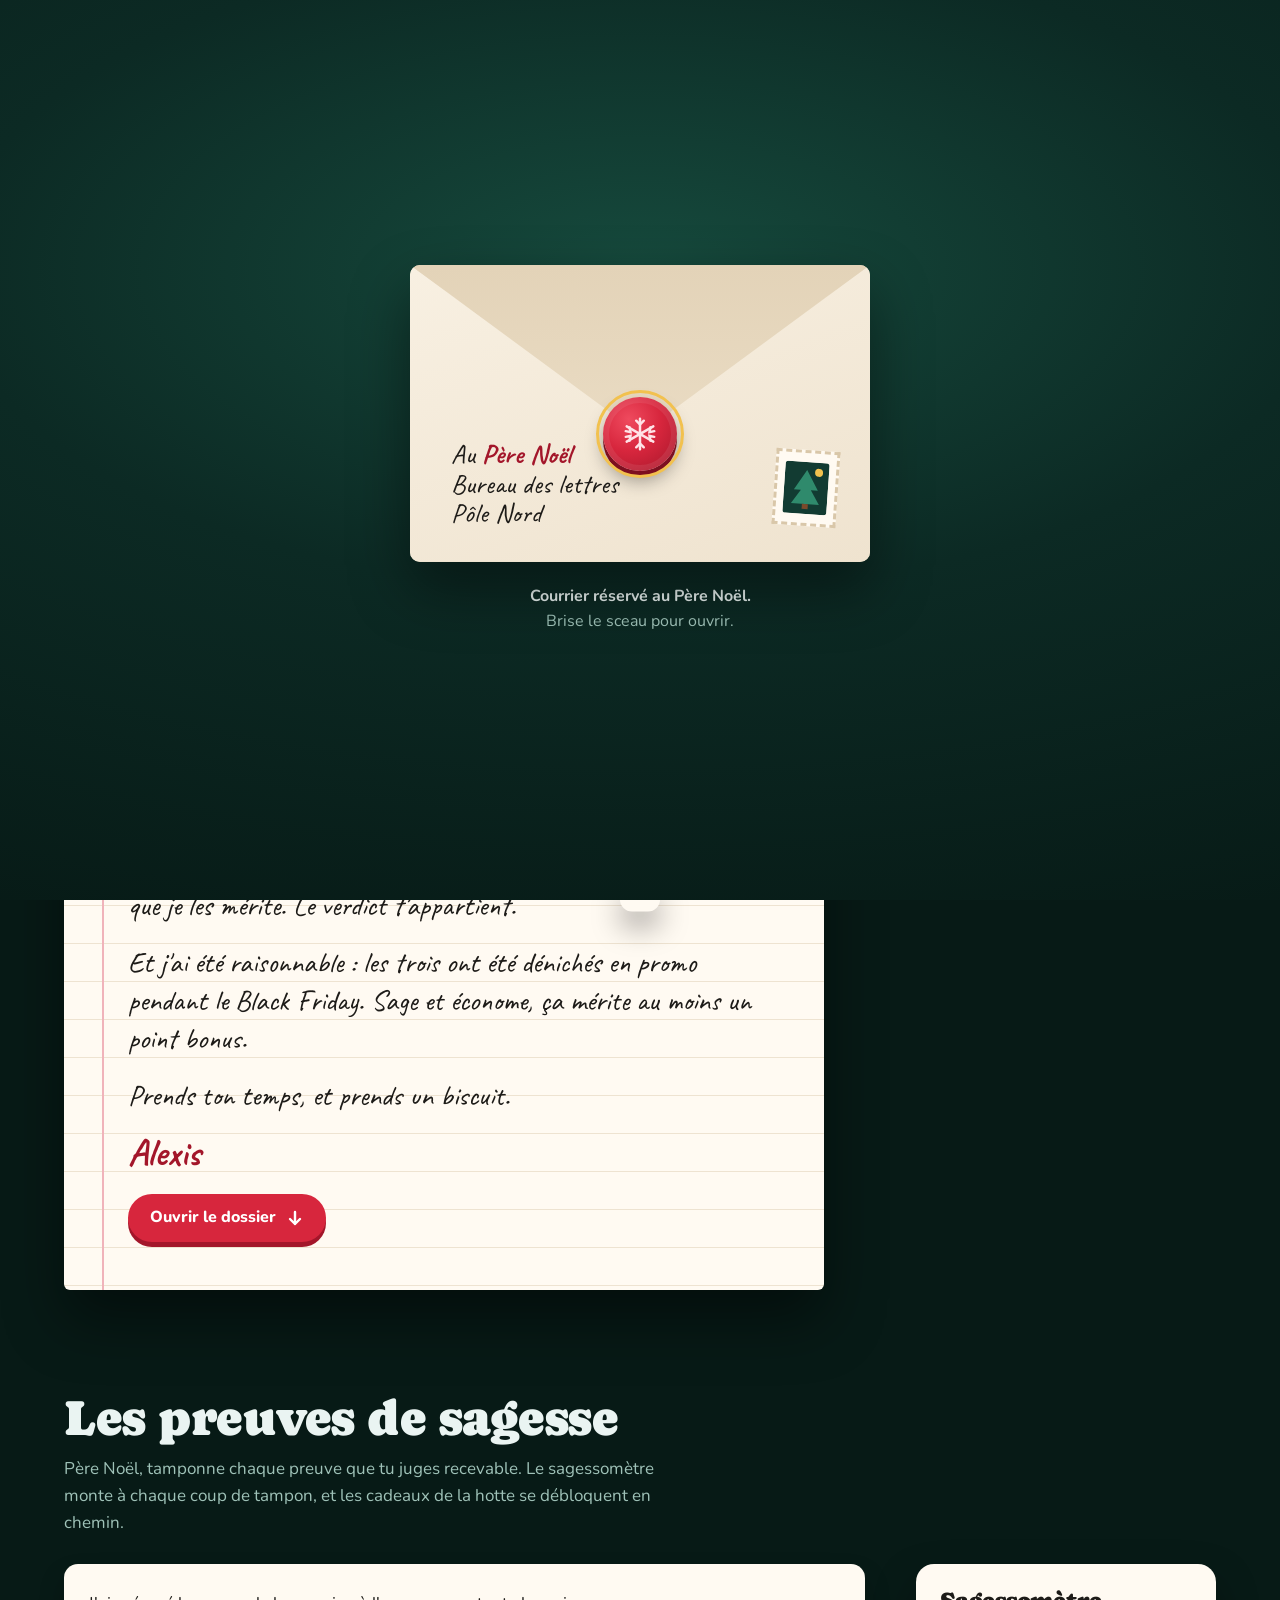
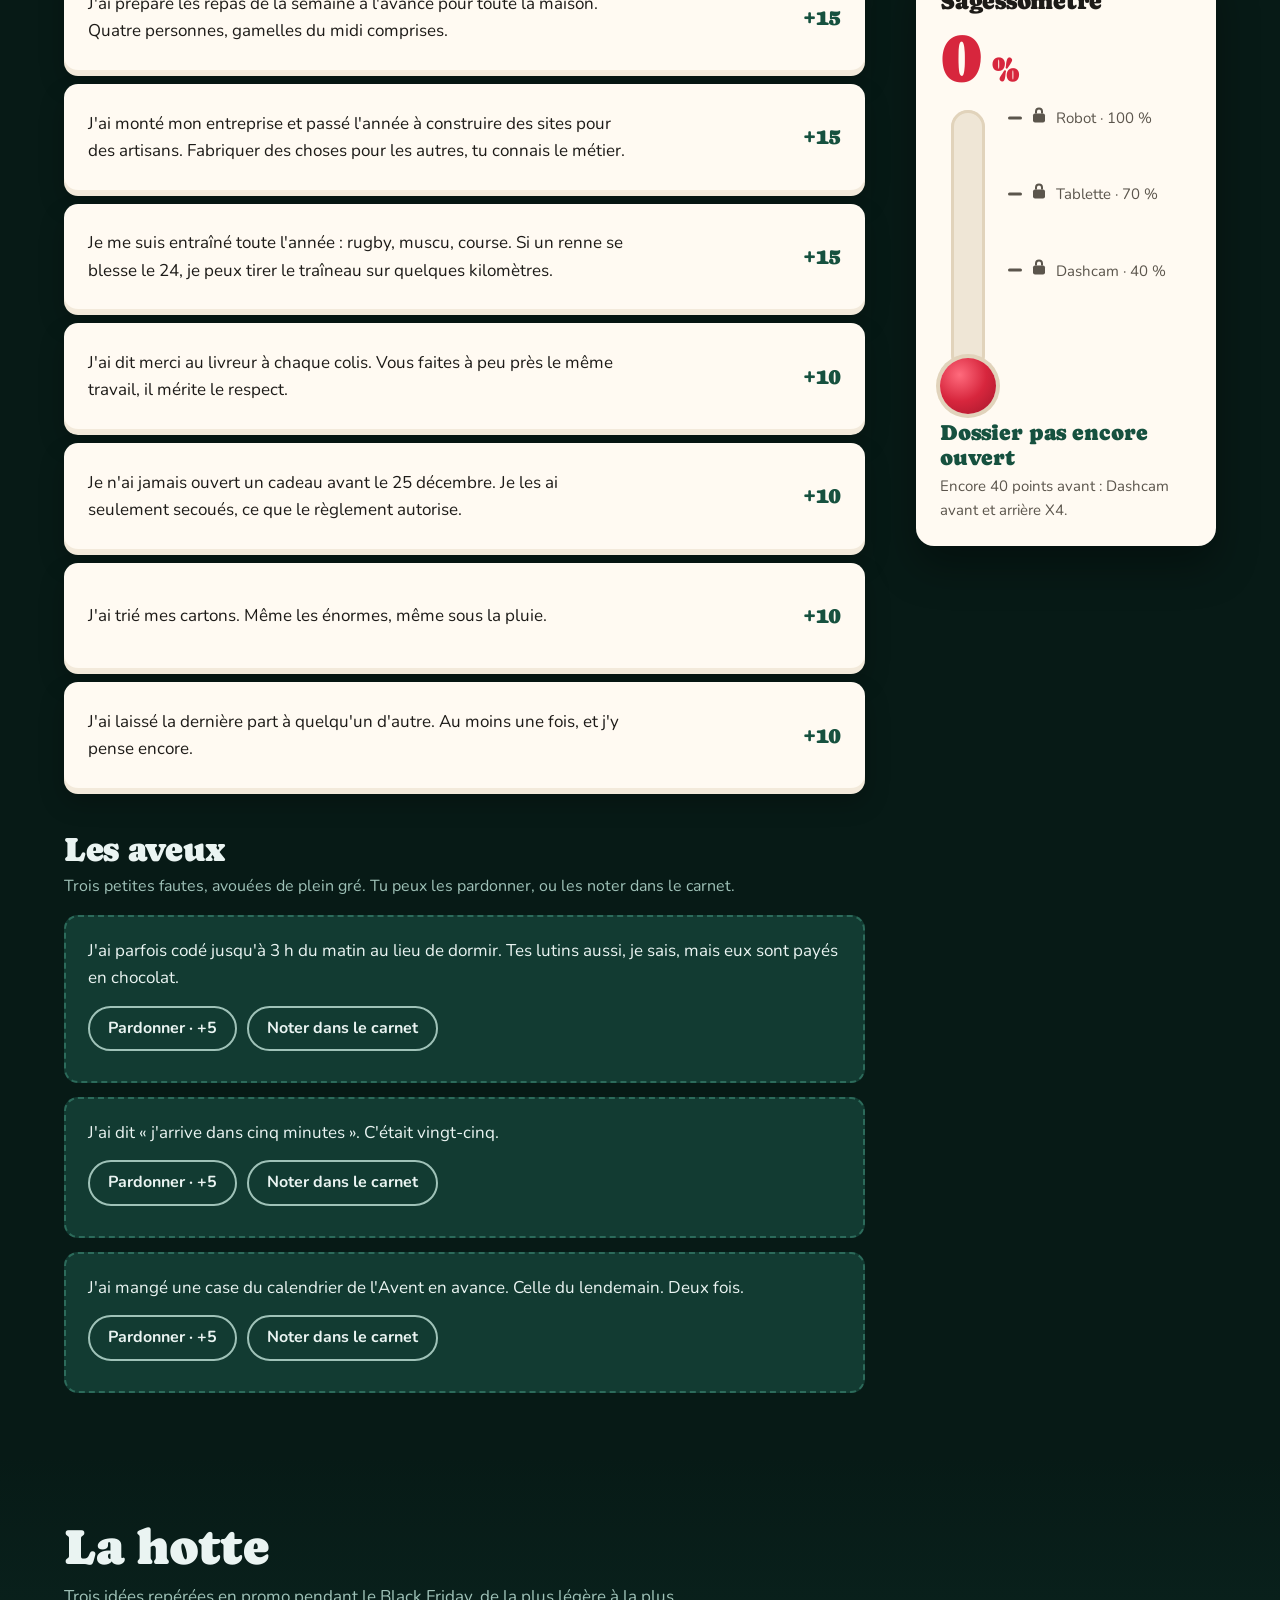
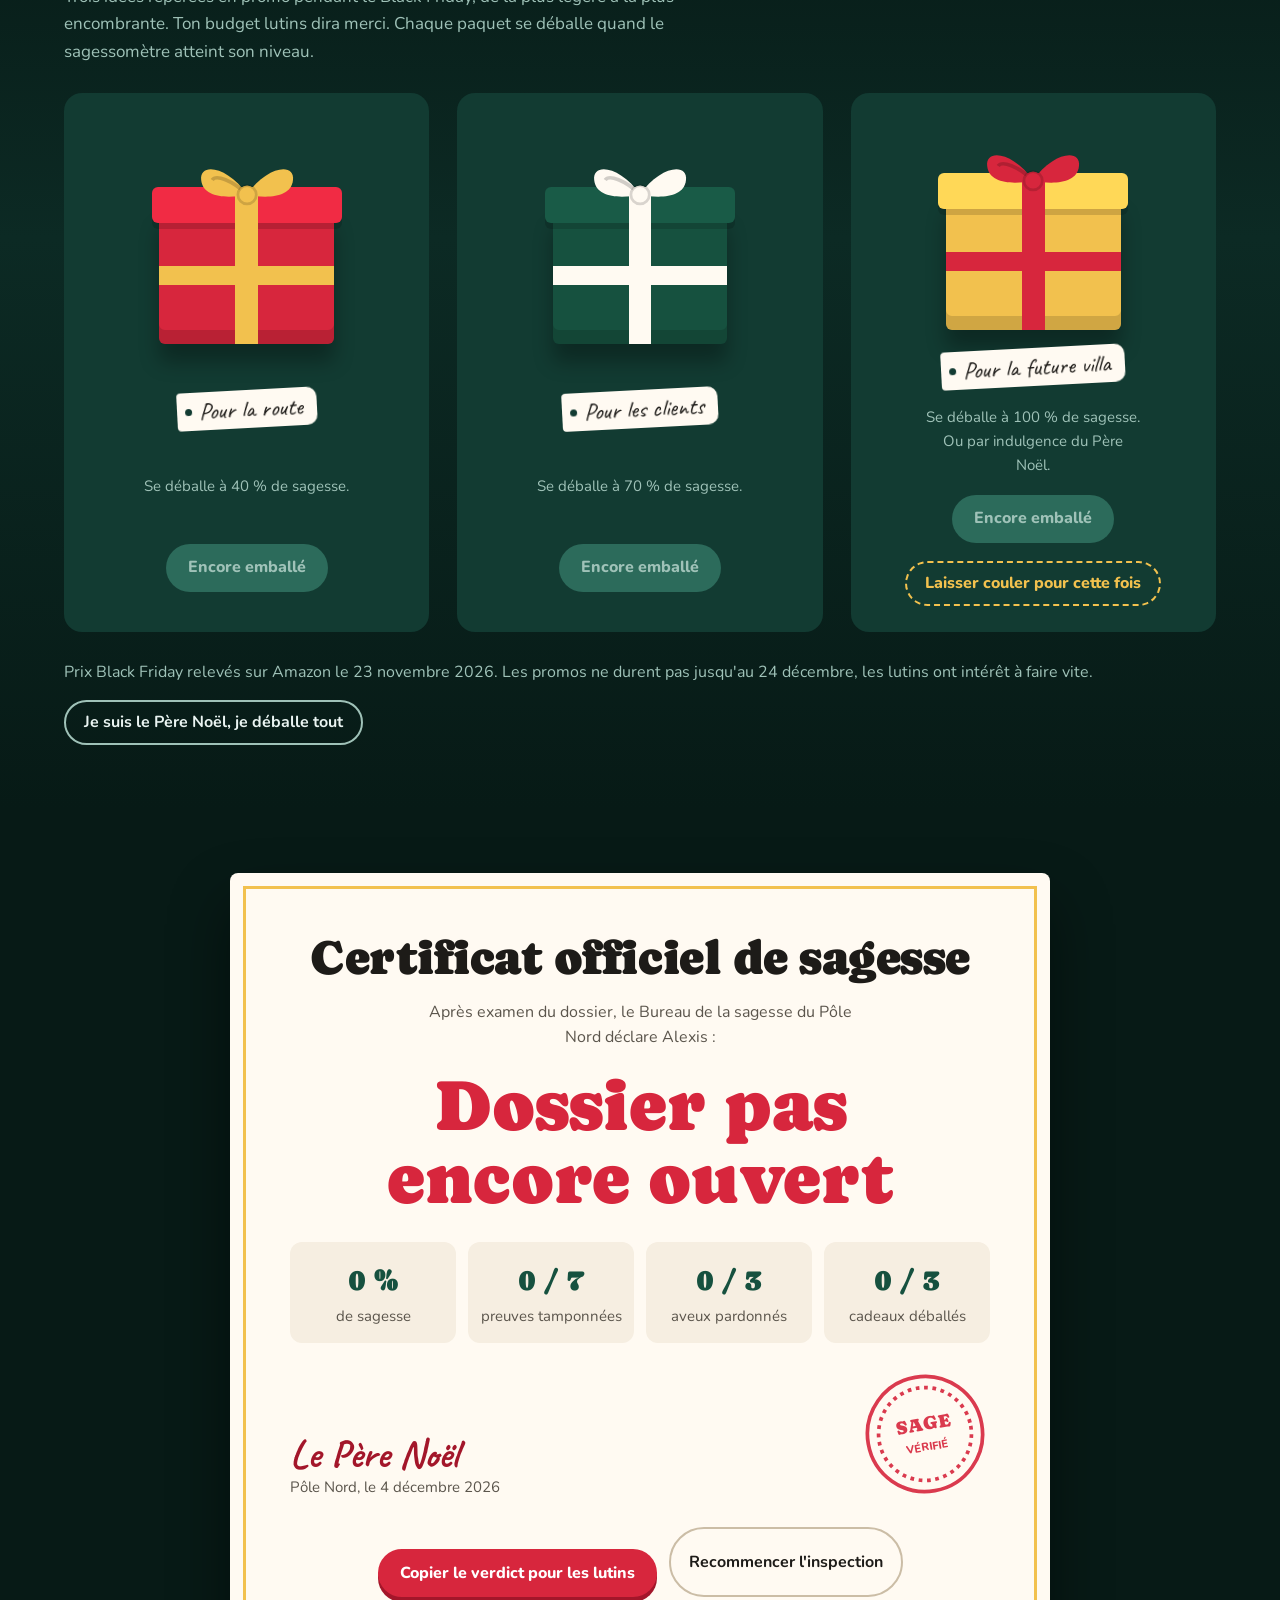
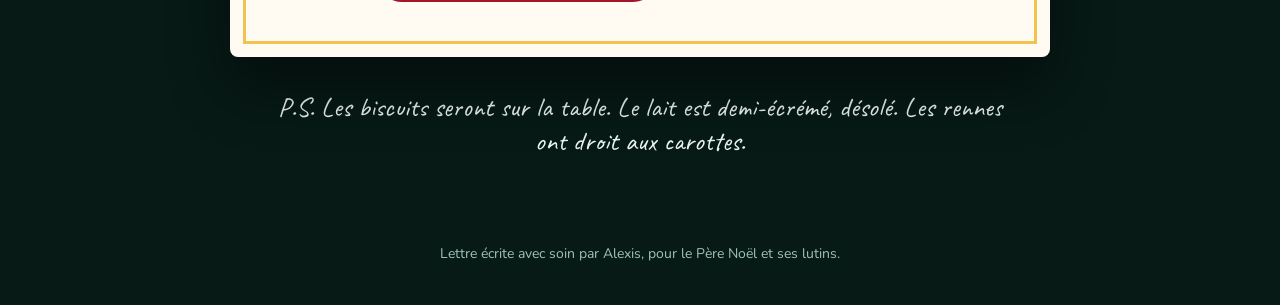
<file: dossier/index.html>
<!DOCTYPE html>
<html lang="fr">
<head>
<meta charset="utf-8">
<meta name="viewport" content="width=device-width, initial-scale=1">
<title>Lettre au Père Noël</title>
<link rel="preconnect" href="https://fonts.googleapis.com">
<link rel="preconnect" href="https://fonts.gstatic.com" crossorigin>
<link href="https://fonts.googleapis.com/css2?family=Caprasimo&family=Caveat:wght@500;700&family=Nunito:wght@400;600;800&display=swap" rel="stylesheet">
<style>
/* VOICE occasion : lettre au Père Noël, chaleureuse et drôle, poussée en motion
   IDEA un dossier officiel du Bureau de la sagesse du Pôle Nord : lettre, pièces à tamponner, hotte, certificat
   PICTURE nuit de forêt enneigée sous la lune, puis un sagessomètre-thermomètre qui monte et des paquets qui se déballent
   COLOUR nuit de sapin #0c2a24, papier #fffaf2, rouge Père Noël #d7263d, or #f2c14e, neige #eaf4f2
   TYPE Caprasimo (titres), Caveat (écriture à la main), Nunito (texte)
   LAYOUT scène pleine largeur + lettre posée dessus ; dossier à gauche, thermomètre collant à droite ; hotte en 3 colonnes ; mobile en pile avec barre de score collante */
:root{color-scheme:dark;--night:#0c2a24;--night2:#071a16;--pine:#16513f;--paper:#fffaf2;--paper2:#f3eadb;--ink:#1d1b18;--soft:#5b554c;--red:#d7263d;--red2:#a3162a;--gold:#f2c14e;--snow:#eaf4f2;--mist:#9fc2b8}
*{box-sizing:border-box;min-width:0}
html{scroll-behavior:smooth;scroll-padding-top:72px}
body{margin:0;background:var(--night2);color:var(--snow);font:16px/1.6 Nunito,system-ui,sans-serif;overflow-x:clip}
img{max-width:100%;display:block}
button{font:inherit;cursor:pointer}
a{color:inherit}
h1,h2,h3{font-family:Caprasimo,Georgia,serif;font-weight:400;line-height:1.05;letter-spacing:-.01em;text-wrap:balance;margin:0}
.hand{font-family:Caveat,cursive}
.band{padding-block:clamp(36px,5vw,80px);padding-inline:max(5vw,16px)}
.wrap{max-width:1180px;margin-inline:auto}
#snow{position:fixed;inset:0;width:100%;height:100%;pointer-events:none;z-index:5}

/* intro */
#intro{position:fixed;inset:0;z-index:50;display:grid;place-items:center;align-content:center;gap:22px;padding:20px;background:radial-gradient(120% 80% at 50% 30%,#164a3d 0%,var(--night) 45%,var(--night2) 100%);transition:opacity .7s ease,visibility .7s}
#intro.gone{opacity:0;visibility:hidden}
.env{position:relative;width:min(460px,88vw);aspect-ratio:1.55;perspective:1400px;filter:drop-shadow(0 26px 30px rgba(0,0,0,.45))}
.env-back{position:absolute;inset:0;background:#e9dcc5;border-radius:10px}
.peek{position:absolute;left:7%;right:7%;top:8%;height:84%;background:var(--paper);border-radius:6px;padding:16px 20px;color:var(--ink);transition:transform .9s cubic-bezier(.2,.9,.25,1.15) .55s;z-index:1}
.peek p{margin:0;font-family:Caveat,cursive;font-size:26px;line-height:1.2}
.peek i{display:block;height:2px;background:#e5d9c6;margin:12px 0;border-radius:2px}
.env-front{position:absolute;inset:0;background:linear-gradient(160deg,#f8f0e2,#efe3cf);border-radius:10px;clip-path:polygon(0 0,50% 56%,100% 0,100% 100%,0 100%);z-index:2}
.addr{position:absolute;left:9%;bottom:11%;color:var(--ink);font-family:Caveat,cursive;font-size:clamp(20px,5vw,27px);line-height:1.1;z-index:3}
.addr b{font-weight:700;color:var(--red2)}
.post{position:absolute;right:7%;bottom:12%;width:64px;height:76px;background:var(--paper);border:3px dashed #d9c7a9;display:grid;place-items:center;z-index:3;transform:rotate(4deg)}
.post svg{width:44px;height:52px}
.flap{position:absolute;left:0;right:0;top:0;height:62%;background:linear-gradient(180deg,#e3d3b8,#eadcc4);clip-path:polygon(0 0,100% 0,50% 92%);transform-origin:50% 0;transition:transform .7s cubic-bezier(.5,0,.3,1);z-index:4;border-radius:10px 10px 0 0}
.seal{position:absolute;left:50%;top:57%;width:74px;height:74px;margin:-37px 0 0 -37px;border:0;border-radius:50%;background:radial-gradient(circle at 35% 30%,#ef4a5e,var(--red) 45%,var(--red2) 100%);box-shadow:0 6px 0 #7d0f20,0 10px 18px rgba(0,0,0,.35),inset 0 0 0 6px rgba(255,255,255,.08);z-index:6;display:grid;place-items:center;transition:transform .35s ease,opacity .35s ease;animation:pulse 2.2s ease-in-out infinite}
.seal svg{width:38px;height:38px}
.seal:focus-visible{outline:3px solid var(--gold);outline-offset:4px}
@keyframes pulse{0%,100%{transform:scale(1)}50%{transform:scale(1.07)}}
.open .seal{animation:none;transform:scale(1.5) rotate(-25deg);opacity:0}
.open .flap{transform:rotateX(180deg);z-index:0}
.open .peek{transform:translateY(-62%)}
.intro-hint{color:var(--mist);text-align:center;font-size:16px;margin:0;max-width:34ch}
.intro-hint b{color:var(--snow)}

/* scene */
.scene{position:relative;height:clamp(420px,62vh,620px);background:linear-gradient(180deg,#05130f 0%,#0b2a24 55%,#164a3d 100%);overflow:hidden}
.scene>svg{position:absolute;inset:0;width:100%;height:100%}
.scene-title{position:absolute;left:max(5vw,16px);top:clamp(28px,6vh,64px);max-width:min(600px,90vw);z-index:2}
.scene-title h1{font-size:clamp(38px,6.2vw,76px);color:var(--snow)}
.scene-title p{margin:12px 0 0;font-size:17px;color:var(--mist);max-width:42ch}
.twinkle{animation:tw 3s ease-in-out infinite}
@keyframes tw{0%,100%{opacity:.25}50%{opacity:1}}
.smoke{animation:smoke 6s ease-in infinite;transform-box:fill-box;transform-origin:center}
@keyframes smoke{0%{opacity:0;transform:translate(0,0) scale(.6)}20%{opacity:.5}100%{opacity:0;transform:translate(30px,-90px) scale(1.8)}}

/* letter */
.letter-band{position:relative;margin-top:clamp(-150px,-14vh,-90px);z-index:3;padding-top:0}
.letter{position:relative;max-width:760px;background:var(--paper);color:var(--ink);border-radius:6px;padding:clamp(28px,5vw,56px) clamp(22px,5vw,64px) clamp(30px,4vw,48px);box-shadow:0 30px 60px rgba(0,0,0,.45);background-image:repeating-linear-gradient(180deg,transparent 0 37px,#eee3d1 37px 38px);background-position:0 18px}
.letter::before{content:"";position:absolute;left:clamp(14px,3vw,38px);top:0;bottom:0;width:2px;background:#f0b3ba}
.letter .hand{font-size:clamp(23px,3.2vw,29px);line-height:38px;margin:0}
.letter .hand+.hand{margin-top:19px}
.letter .sign{font-size:clamp(30px,4vw,38px);font-weight:700;color:var(--red2);margin-top:8px}
.stamp-mark{position:absolute;right:clamp(14px,3vw,34px);top:clamp(-30px,-3vw,-18px);width:clamp(96px,14vw,124px);transform:rotate(6deg)}
.go{display:inline-flex;align-items:center;gap:10px;margin-top:22px;min-height:48px;padding:10px 22px;border-radius:999px;border:0;background:var(--red);color:#fff;font-weight:800;text-decoration:none;box-shadow:0 5px 0 var(--red2);transition:transform .15s}
.go:hover{transform:translateY(-2px)}
.go:active{transform:translateY(3px);box-shadow:0 2px 0 var(--red2)}
.go:focus-visible,.proof:focus-visible,.choice button:focus-visible,.gift button:focus-visible,.ghost:focus-visible{outline:3px solid var(--gold);outline-offset:3px}

/* dossier */
.sec-head{display:grid;gap:10px;margin-bottom:28px;max-width:62ch}
.sec-head h2{font-size:clamp(32px,4.4vw,50px)}
.sec-head p{margin:0;color:var(--mist);font-size:17px}
.dossier{display:grid;grid-template-columns:minmax(0,1fr) 300px;gap:clamp(24px,4vw,56px);align-items:start}
.proofs{display:grid;gap:14px}
.proof{position:relative;display:grid;grid-template-columns:minmax(0,1fr) 136px 48px;grid-template-areas:"t s p";gap:14px;align-items:center;width:100%;text-align:left;padding:20px 22px;min-height:84px;border-radius:14px;border:2px solid transparent;background:var(--paper);color:var(--ink);box-shadow:0 6px 0 var(--paper2),0 14px 24px rgba(0,0,0,.25);transition:transform .18s ease,box-shadow .18s ease;overflow:hidden}
.proof:hover{transform:translateY(-2px) rotate(-.3deg)}
.proof .t{grid-area:t;font-size:17px}
.proof .pts{grid-area:p;justify-self:end;font-family:Caprasimo,serif;font-size:22px;color:var(--pine);white-space:nowrap}
.proof .ink{grid-area:s;width:136px;transform:rotate(-14deg) scale(2.4);opacity:0;pointer-events:none;transition:none}
.proof[aria-checked=true]{border-color:#f3c3c9}
.proof[aria-checked=true] .ink{animation:slam .42s cubic-bezier(.3,1.6,.5,1) forwards}
.proof[aria-checked=true] .t{color:var(--soft)}
.proof.thud{animation:thud .35s ease}
@keyframes slam{0%{opacity:0;transform:rotate(-14deg) scale(2.4)}60%{opacity:.95;transform:rotate(-11deg) scale(.92)}100%{opacity:.88;transform:rotate(-12deg) scale(1)}}
@keyframes thud{0%,100%{transform:none}30%{transform:translateY(3px) scale(.99)}}
.sub-head{margin:44px 0 16px;display:grid;gap:6px}
.sub-head h3{font-size:clamp(26px,3vw,34px)}
.sub-head p{margin:0;color:var(--mist)}
.aveu{padding:20px 22px;border-radius:14px;background:#123b32;border:2px dashed #2c6b5b;display:grid;gap:14px}
.aveu+.aveu{margin-top:14px}
.aveu p{margin:0;font-size:17px}
.choice{display:flex;flex-wrap:wrap;gap:10px;align-items:center}
.choice button{min-height:44px;padding:8px 18px;border-radius:999px;border:2px solid var(--mist);background:transparent;color:var(--snow);font-weight:700;transition:background .2s,color .2s,border-color .2s}
.choice button:hover{border-color:var(--snow)}
.choice button[aria-pressed=true].yes{background:var(--gold);border-color:var(--gold);color:var(--ink)}
.choice button[aria-pressed=true].no{background:#2c6b5b;border-color:#2c6b5b}
.choice small{color:var(--mist);font-size:15px;flex-basis:100%}

/* sagessometre */
.meter{position:sticky;top:24px;background:var(--paper);color:var(--ink);border-radius:18px;padding:24px;box-shadow:0 20px 40px rgba(0,0,0,.35)}
.meter h3{font-size:24px}
.score{font-family:Caprasimo,serif;font-size:72px;line-height:1;color:var(--red);margin:6px 0 2px;font-variant-numeric:tabular-nums}
.score small{font-size:34px}
.thermo{position:relative;height:300px;margin:18px 0 8px;display:grid;grid-template-columns:56px minmax(0,1fr);gap:12px}
.tube{position:relative;width:34px;margin-left:11px;height:262px;border-radius:20px;background:#efe6d6;box-shadow:inset 0 0 0 3px #e1d3bb;overflow:hidden}
.fill{position:absolute;left:5px;right:5px;bottom:4px;height:0;border-radius:14px;background:linear-gradient(90deg,var(--red2),#ff5a6e 50%,var(--red));transition:height .9s cubic-bezier(.3,1.3,.5,1)}
.fill::after{content:"";position:absolute;left:5px;top:6px;bottom:6px;width:5px;border-radius:4px;background:rgba(255,255,255,.4)}
.bulb{position:absolute;left:0;top:248px;width:56px;height:56px;border-radius:50%;background:radial-gradient(circle at 35% 30%,#ff6b7d,var(--red) 50%,var(--red2));box-shadow:0 0 0 4px #e1d3bb}
.ticks{position:relative;height:262px}
.tick{position:absolute;left:0;right:0;display:flex;align-items:center;gap:8px;transform:translateY(50%);font-size:15px;color:var(--soft);transition:color .3s}
.tick::before{content:"";width:14px;height:3px;border-radius:2px;background:currentColor;flex:none}
.tick.on{color:var(--pine);font-weight:800}
.tick svg{width:18px;height:18px;flex:none}
.verdict{font-family:Caprasimo,serif;font-size:22px;line-height:1.15;color:var(--pine);margin:10px 0 4px}
.hint{margin:0;color:var(--soft);font-size:15px}
.mbar{display:none}

/* hotte */
.hotte{background:linear-gradient(180deg,var(--night2),var(--night) 40%,var(--night2))}
.gifts{display:grid;grid-template-columns:repeat(3,minmax(0,1fr));gap:clamp(16px,2.4vw,28px);align-items:stretch}
.gift{position:relative;border-radius:18px;background:#123b32;min-height:420px;display:grid}
.box-stage{position:relative;display:grid;place-items:center;padding:34px 20px 26px;gap:18px;text-align:center}
.box{position:relative;width:min(190px,60%);aspect-ratio:1/0.86;margin-top:40px}
.box .body{position:absolute;inset:18% 4% 0;border-radius:6px;background:var(--c);box-shadow:inset 0 -14px 0 rgba(0,0,0,.14),0 18px 20px rgba(0,0,0,.3)}
.box .lid{position:absolute;left:0;right:0;top:4%;height:22%;border-radius:6px;background:var(--c);filter:brightness(1.12);box-shadow:0 6px 0 rgba(0,0,0,.15);transition:transform .7s cubic-bezier(.3,1.4,.5,1),opacity .5s .3s;z-index:2}
.box .rib-v{position:absolute;left:44%;width:12%;top:4%;bottom:0;background:var(--r);z-index:3;transition:transform .5s ease,opacity .4s}
.box .rib-h{position:absolute;left:4%;right:4%;top:52%;height:12%;background:var(--r);transition:transform .5s ease,opacity .4s}
.box .bow{position:absolute;left:50%;top:-14%;width:58%;margin-left:-29%;z-index:4;transition:transform .6s cubic-bezier(.3,1.4,.5,1),opacity .5s .2s}
.gift.ready .box{animation:wiggle 1.8s ease-in-out infinite;cursor:pointer}
@keyframes wiggle{0%,70%,100%{transform:rotate(0)}76%{transform:rotate(-5deg)}82%{transform:rotate(5deg)}88%{transform:rotate(-3deg)}94%{transform:rotate(2deg)}}
.gift.opening .lid{transform:translateY(-140%) rotate(-24deg);opacity:0}
.gift.opening .bow{transform:translateY(-200%) rotate(30deg) scale(1.2);opacity:0}
.gift.opening .rib-v{transform:scaleY(0);opacity:0}
.gift.opening .rib-h{transform:scaleX(0);opacity:0}
.gift.opening .box{animation:none}
.tag{display:inline-block;background:var(--paper);color:var(--ink);padding:6px 14px 6px 22px;border-radius:4px 10px 10px 4px;font-family:Caveat,cursive;font-size:24px;line-height:1.1;position:relative;transform:rotate(-3deg)}
.tag::before{content:"";position:absolute;left:8px;top:50%;width:7px;height:7px;margin-top:-3.5px;border-radius:50%;background:#123b32}
.lock-note{margin:0;color:var(--mist);font-size:15px;max-width:24ch}
.gift button.unwrap{min-height:48px;padding:10px 22px;border-radius:999px;border:0;background:var(--gold);color:var(--ink);font-weight:800;box-shadow:0 5px 0 #b48a26}
.gift button.unwrap[disabled]{background:#2c6b5b;color:var(--mist);box-shadow:none;cursor:not-allowed}
.reveal{display:none;background:var(--paper);color:var(--ink);border-radius:18px;overflow:hidden;animation:rise .7s cubic-bezier(.2,1.2,.4,1)}
.gift.open .box-stage{display:none}
.gift.open .reveal{display:flex;flex-direction:column}
@keyframes rise{from{opacity:0;transform:translateY(40px) scale(.94)}to{opacity:1;transform:none}}
.photo{background:#fff;display:grid;place-items:center;height:240px;padding:14px;border-bottom:1px solid #efe6d6}
.photo img{max-height:212px;width:auto;object-fit:contain}
.rv{padding:20px 22px 24px;display:grid;gap:12px;flex:1}
.rv h3{font-size:24px}
.bf{justify-self:start;background:var(--ink);color:var(--gold);font-weight:800;font-size:13px;padding:4px 12px;border-radius:999px;transform:rotate(-2deg)}
.grace{min-height:44px;padding:8px 18px;border-radius:999px;border:2px dashed var(--gold);background:transparent;color:var(--gold);font-weight:800}
.grace:hover{background:rgba(242,193,78,.12)}
.grace:focus-visible{outline:3px solid var(--gold);outline-offset:3px}
.grace[hidden]{display:none}
.rv .why{margin:0;font-size:16px}
.rv ul{margin:0;padding:0;list-style:none;display:grid;gap:6px;font-size:15px;color:var(--soft)}
.rv li{display:flex;gap:8px}
.rv li::before{content:"";flex:none;width:8px;height:8px;margin-top:8px;border-radius:50%;background:var(--red)}
.rv .elf{margin:0;font-family:Caveat,cursive;font-size:21px;line-height:1.2;color:var(--pine)}
.buy{display:flex;align-items:center;justify-content:space-between;gap:12px;flex-wrap:wrap;margin-top:auto;padding-top:8px}
.price{font-family:Caprasimo,serif;font-size:30px;color:var(--red);white-space:nowrap}
.buy a{display:inline-flex;align-items:center;min-height:44px;padding:8px 18px;border-radius:999px;background:var(--ink);color:var(--paper);text-decoration:none;font-weight:800}
.hotte-foot{display:flex;flex-wrap:wrap;gap:14px 24px;align-items:center;justify-content:space-between;margin-top:28px;color:var(--mist)}
.ghost{min-height:44px;padding:8px 18px;border-radius:999px;border:2px solid var(--mist);background:transparent;color:var(--snow);font-weight:700}
.ghost:hover{border-color:var(--snow)}

/* certificat */
.cert{position:relative;max-width:820px;margin-inline:auto;background:var(--paper);color:var(--ink);border-radius:8px;padding:clamp(30px,5vw,60px);text-align:center;box-shadow:0 30px 60px rgba(0,0,0,.45);outline:3px solid var(--gold);outline-offset:-16px}
.cert h2{font-size:clamp(30px,4.4vw,48px);color:var(--ink)}
.cert .lead{margin:16px auto 0;max-width:46ch;color:var(--soft)}
.cert .big{font-family:Caprasimo,serif;font-size:clamp(40px,7vw,72px);line-height:1.02;color:var(--red);margin:18px 0 6px;text-wrap:balance}
.facts{display:grid;grid-template-columns:repeat(auto-fit,minmax(9em,1fr));gap:12px;margin:26px 0;text-align:center}
.facts div{background:#f6eee1;border-radius:12px;padding:14px 10px}
.facts b{display:block;font-family:Caprasimo,serif;font-size:30px;font-weight:400;color:var(--pine);white-space:nowrap}
.facts span{font-size:15px;color:var(--soft)}
.signrow{display:flex;justify-content:space-between;align-items:end;gap:20px;flex-wrap:wrap;text-align:left;margin-top:10px}
.signrow .hand{font-size:40px;font-weight:700;color:var(--red2);line-height:1}
.signrow small{display:block;color:var(--soft);font-size:15px}
.cert .ink2{width:130px;transform:rotate(-10deg);opacity:.9}
.cert-actions{display:flex;flex-wrap:wrap;gap:12px;justify-content:center;margin-top:28px}
.cert-actions .ghost{color:var(--ink);border-color:#cbbda6}
.ps{max-width:760px;margin:34px auto 0;text-align:center;color:var(--mist)}
.ps .hand{font-size:27px;color:var(--snow);line-height:1.25;margin:0}
footer{text-align:center;color:var(--mist);font-size:14px;padding:20px 16px 40px}

/* traineau + toast */
#sleigh{position:fixed;top:12vh;left:0;width:300px;filter:drop-shadow(0 0 10px rgba(242,193,78,.6));z-index:40;pointer-events:none;transform:translateX(-340px);opacity:0}
#sleigh.fly{animation:fly 4.2s cubic-bezier(.4,.1,.5,1) forwards}
@keyframes fly{0%{opacity:1;transform:translate(-340px,60px) rotate(-6deg)}50%{transform:translate(45vw,-10px) rotate(-3deg)}100%{opacity:1;transform:translate(110vw,-80px) rotate(-8deg)}}
#toast{position:fixed;left:50%;bottom:22px;z-index:45;transform:translate(-50%,140%);background:var(--paper);color:var(--ink);padding:12px 20px;border-radius:999px;font-weight:700;box-shadow:0 14px 30px rgba(0,0,0,.4);transition:transform .45s cubic-bezier(.3,1.4,.5,1);width:max-content;max-width:min(92vw,520px);text-align:center}
#toast.show{transform:translate(-50%,0)}

@media(max-width:900px){
.dossier{grid-template-columns:minmax(0,1fr)}
.meter{display:none}
.mbar{display:flex;position:sticky;top:0;z-index:20;align-items:center;gap:14px;margin:0 calc(-1*max(5vw,16px)) 18px;padding:10px max(5vw,16px);background:rgba(7,26,22,.94);backdrop-filter:blur(6px);border-bottom:1px solid #1d4d41}
.mbar .s{font-family:Caprasimo,serif;font-size:26px;color:var(--gold);white-space:nowrap;font-variant-numeric:tabular-nums}
.mbar .track{flex:1;height:12px;border-radius:8px;background:#1d4d41;overflow:hidden}
.mbar .track i{display:block;height:100%;width:0;background:linear-gradient(90deg,var(--red2),#ff5a6e);transition:width .8s cubic-bezier(.3,1.3,.5,1)}
.mbar .v{font-size:14px;color:var(--mist);white-space:nowrap}
.gifts{grid-template-columns:minmax(0,1fr)}
.gift{min-height:0}
}
@media(min-width:601px) and (max-width:900px){.gifts{grid-template-columns:repeat(2,minmax(0,1fr))}}
@media(max-width:600px){
.mbar .v{display:none}
.proof{padding:18px;grid-template-columns:minmax(0,1fr) auto;grid-template-areas:"t t" "s p";row-gap:8px}
.proof .pts{font-size:19px}
.proof .ink{width:112px;margin-left:4px}
.stamp-mark{top:-34px}
}
@media(prefers-reduced-motion:reduce){*,*::before,*::after{animation:none!important;transition:none!important}html{scroll-behavior:auto}}
</style>
</head>
<body>
<canvas id="snow" aria-hidden="true"></canvas>

<div id="intro" role="dialog" aria-label="Enveloppe pour le Père Noël">
  <div class="env" id="env">
    <div class="env-back"></div>
    <div class="peek" aria-hidden="true"><p>Cher Père Noël,</p><i></i><i style="width:80%"></i><i style="width:90%"></i><i style="width:60%"></i></div>
    <div class="env-front"></div>
    <div class="addr">Au <b>Père Noël</b><br>Bureau des lettres<br>Pôle Nord</div>
    <div class="post" aria-hidden="true"><svg viewBox="0 0 44 52"><rect width="44" height="52" rx="3" fill="#123b32"/><path d="M22 8 10 28h7l-9 14h28l-9-14h7z" fill="#2f8a6c"/><rect x="19" y="42" width="6" height="5" fill="#7a4a2a"/><circle cx="34" cy="10" r="4" fill="#f2c14e"/></svg></div>
    <div class="flap"></div>
    <button class="seal" id="seal" aria-label="Briser le sceau et ouvrir la lettre"><svg viewBox="0 0 40 40" aria-hidden="true"><g stroke="#ffe3e7" stroke-width="2.6" stroke-linecap="round" fill="none"><path d="M20 4v32M6 12l28 16M6 28l28-16"/><path d="M16 6l4 4 4-4M16 34l4-4 4 4M5 17l5 1-1-5M35 23l-5-1 1 5M5 23l5-1-1 5M35 17l-5 1 1-5"/></g></svg></button>
  </div>
  <p class="intro-hint"><b>Courrier réservé au Père Noël.</b><br>Brise le sceau pour ouvrir.</p>
</div>

<header class="scene" aria-label="Nuit de Noël">
  <svg id="sky" viewBox="0 0 1440 620" preserveAspectRatio="xMidYMax slice" aria-hidden="true">
    <defs>
      <radialGradient id="glow"><stop offset="0" stop-color="#fff6d8" stop-opacity=".55"/><stop offset="1" stop-color="#fff6d8" stop-opacity="0"/></radialGradient>
      <linearGradient id="h1" x1="0" y1="0" x2="0" y2="1"><stop offset="0" stop-color="#2b6e5c"/><stop offset="1" stop-color="#1c5446"/></linearGradient>
      <linearGradient id="snowg" x1="0" y1="0" x2="0" y2="1"><stop offset="0" stop-color="#f4fbfa"/><stop offset="1" stop-color="#cfe4df"/></linearGradient>
      <g id="pine"><rect x="-4" y="-6" width="8" height="12" fill="#3a2a1e"/><path d="M0-96-26-40h12L-34 0h68L14-40h12z" fill="currentColor"/><path d="M0-96-26-40h12L-34 0H0z" fill="#000" opacity=".18"/><path d="M0-96-12-70h24z" fill="#eaf4f2" opacity=".85"/><path d="M-20-44h40l-6-8h-28z" fill="#eaf4f2" opacity=".6"/></g>
    </defs>
    <g id="stars"></g>
    <circle cx="1150" cy="130" r="150" fill="url(#glow)"/>
    <circle cx="1150" cy="130" r="54" fill="#fff6dc"/>
    <circle cx="1132" cy="118" r="9" fill="#efe2bd"/><circle cx="1168" cy="148" r="6" fill="#efe2bd"/>
    <path d="M0 430Q240 340 480 400T960 380T1440 360V620H0z" fill="#174a3e"/>
    <g id="farPines" style="color:#1f5a4b"></g>
    <path d="M0 500Q300 430 620 480T1180 455T1440 470V620H0z" fill="url(#h1)"/>
    <g id="midPines" style="color:#13453a"></g>
    <g transform="translate(1040 478)">
      <path d="M-70 0V-62L0-112 70-62V0z" fill="#5a3420"/><path d="M0-112 70-62V0H0z" fill="#000" opacity=".2"/>
      <path d="M-86-58 0-126 86-58 76-50 0-110-76-50z" fill="#f4fbfa"/>
      <rect x="30" y="-150" width="18" height="40" fill="#3b241a"/><rect x="27" y="-154" width="24" height="8" fill="#f4fbfa"/>
      <rect x="-44" y="-50" width="30" height="28" rx="3" fill="#ffd36e"/><rect x="14" y="-50" width="30" height="28" rx="3" fill="#ffd36e" class="twinkle"/>
      <circle cx="0" cy="-74" r="10" fill="#ffd36e"/>
      <circle class="smoke" cx="40" cy="-166" r="10" fill="#cfe4df"/><circle class="smoke" cx="40" cy="-166" r="10" fill="#cfe4df" style="animation-delay:2s"/><circle class="smoke" cx="40" cy="-166" r="10" fill="#cfe4df" style="animation-delay:4s"/>
    </g>
    <path d="M0 560Q360 510 720 548T1440 530V620H0z" fill="url(#snowg)"/>
    <g id="nearPines" style="color:#0e3a30"></g>
  </svg>
  <div class="scene-title">
    <h1>Dossier de sagesse d'Alexis</h1>
    <p>À l'attention du Père Noël, Pôle Nord. Temps de lecture : trois minutes et un biscuit.</p>
  </div>
</header>

<main>
<section class="band letter-band">
  <div class="wrap">
    <article class="letter">
      <svg class="stamp-mark" viewBox="0 0 120 120" aria-hidden="true"><g fill="none" stroke="#d7263d" stroke-width="3" opacity=".85"><circle cx="60" cy="60" r="54"/><circle cx="60" cy="60" r="42"/></g><text x="60" y="56" text-anchor="middle" font-family="Caprasimo,serif" font-size="17" fill="#d7263d" opacity=".85">PÔLE NORD</text><text x="60" y="78" text-anchor="middle" font-family="Nunito,sans-serif" font-weight="800" font-size="14" fill="#d7263d" opacity=".85">24 · 12</text></svg>
      <p class="hand">Cher Père Noël,</p>
      <p class="hand">Je sais que tu reçois beaucoup de courrier en ce moment, alors je vais faire court. Enfin, je vais essayer.</p>
      <p class="hand">Cette année, j'ai été sage. Je pourrais te l'écrire comme tout le monde, mais je préfère te le prouver. Plus bas, tu trouveras un dossier complet : des preuves à tamponner, et quelques aveux, parce qu'un dossier honnête vaut mieux qu'un dossier parfait.</p>
      <p class="hand">Encore plus bas, il y a trois idées de cadeaux. Ce ne sont pas des ordres, juste des pistes pour t'aider, toi et tes lutins, si tu estimes que je les mérite. Le verdict t'appartient.</p>
      <p class="hand">Et j'ai été raisonnable : les trois ont été dénichés en promo pendant le Black Friday. Sage et économe, ça mérite au moins un point bonus.</p>
      <p class="hand">Prends ton temps, et prends un biscuit.</p>
      <p class="hand sign">Alexis</p>
      <a class="go" href="#dossier">Ouvrir le dossier
        <svg width="18" height="18" viewBox="0 0 18 18" aria-hidden="true"><path d="M9 3v12M4 10l5 5 5-5" stroke="currentColor" stroke-width="2.4" fill="none" stroke-linecap="round" stroke-linejoin="round"/></svg></a>
    </article>
  </div>
</section>

<section class="band" id="dossier" style="padding-top:clamp(20px,3vw,40px)">
  <div class="wrap">
    <div class="sec-head">
      <h2>Les preuves de sagesse</h2>
      <p>Père Noël, tamponne chaque preuve que tu juges recevable. Le sagessomètre monte à chaque coup de tampon, et les cadeaux de la hotte se débloquent en chemin.</p>
    </div>
    <div class="mbar" aria-hidden="true"><span class="s" id="mScore">0 %</span><span class="track"><i id="mFill"></i></span><span class="v" id="mVerdict"></span></div>
    <div class="dossier">
      <div>
        <div class="proofs" id="proofs"></div>
        <div class="sub-head">
          <h3>Les aveux</h3>
          <p>Trois petites fautes, avouées de plein gré. Tu peux les pardonner, ou les noter dans le carnet.</p>
        </div>
        <div id="aveux"></div>
      </div>
      <aside class="meter" aria-live="polite">
        <h3>Sagessomètre</h3>
        <div class="score"><span id="score">0</span><small> %</small></div>
        <div class="thermo">
          <div><div class="tube"><div class="fill" id="fill"></div></div><div class="bulb"></div></div>
          <div class="ticks" id="ticks"></div>
        </div>
        <p class="verdict" id="verdict"></p>
        <p class="hint" id="hint"></p>
      </aside>
    </div>
  </div>
</section>

<section class="band hotte" id="hotte">
  <div class="wrap">
    <div class="sec-head">
      <h2>La hotte</h2>
      <p>Trois idées repérées en promo pendant le Black Friday, de la plus légère à la plus encombrante. Ton budget lutins dira merci. Chaque paquet se déballe quand le sagessomètre atteint son niveau.</p>
    </div>
    <div class="gifts" id="gifts"></div>
    <div class="hotte-foot">
      <span>Prix Black Friday relevés sur Amazon le 23 novembre 2026. Les promos ne durent pas jusqu'au 24 décembre, les lutins ont intérêt à faire vite.</span>
      <button class="ghost" id="cheat">Je suis le Père Noël, je déballe tout</button>
    </div>
  </div>
</section>

<section class="band" id="verdict-sec">
  <div class="cert">
    <h2>Certificat officiel de sagesse</h2>
    <p class="lead">Après examen du dossier, le Bureau de la sagesse du Pôle Nord déclare Alexis :</p>
    <p class="big" id="cVerdict"></p>
    <div class="facts">
      <div><b id="cScore">0 %</b><span>de sagesse</span></div>
      <div><b id="cProofs">0 / 7</b><span>preuves tamponnées</span></div>
      <div><b id="cAveux">0 / 3</b><span>aveux pardonnés</span></div>
      <div><b id="cGifts">0 / 3</b><span>cadeaux déballés</span></div>
    </div>
    <p class="lead" id="cNote" style="margin:0 auto 18px;color:var(--pine);font-weight:700"></p>
    <div class="signrow">
      <div><span class="hand">Le Père Noël</span><small id="cDate"></small></div>
      <svg class="ink2" viewBox="0 0 140 140" aria-hidden="true"><g fill="none" stroke="#d7263d" stroke-width="4"><circle cx="70" cy="70" r="62"/><circle cx="70" cy="70" r="50" stroke-dasharray="4 5"/></g><text x="70" y="66" text-anchor="middle" font-family="Caprasimo,serif" font-size="20" fill="#d7263d">SAGE</text><text x="70" y="88" text-anchor="middle" font-family="Nunito,sans-serif" font-weight="800" font-size="12" fill="#d7263d">VÉRIFIÉ</text></svg>
    </div>
    <div class="cert-actions">
      <button class="go" id="copy">Copier le verdict pour les lutins</button>
      <button class="ghost" id="reset">Recommencer l'inspection</button>
    </div>
  </div>
  <div class="ps">
    <p class="hand">P.S. Les biscuits seront sur la table. Le lait est demi-écrémé, désolé. Les rennes ont droit aux carottes.</p>
  </div>
</section>
</main>
<footer>Lettre écrite avec soin par Alexis, pour le Père Noël et ses lutins.</footer>

<svg id="sleigh" viewBox="0 0 300 110" aria-hidden="true"><g fill="#eaf4f2"><path d="M210 70h70q14 0 14-12h6q0 20-20 20h-80z"/><path d="M215 40h50q10 0 12 10l4 20h-66z"/><path d="M230 26q8-8 18 0v14h-18z" /><circle cx="239" cy="20" r="7"/><path d="M200 62 150 58"/><path d="M120 50q-6-14 6-18l30-2q12 0 14 10l-2 12h-44z"/><path d="M128 56l-6 22M162 56l6 22M140 58l-2 20M152 58l3 20" stroke="#eaf4f2" stroke-width="5" stroke-linecap="round"/><path d="M164 38l14-14 4 4-12 12M170 30l2-14 5 1-2 12" stroke="#eaf4f2" stroke-width="4" stroke-linecap="round"/><circle cx="174" cy="40" r="8"/><path d="M30 48q-6-14 6-18l30-2q12 0 14 10l-2 12H34z"/><path d="M38 54l-6 22M72 54l6 22M50 56l-2 20M62 56l3 20" stroke="#eaf4f2" stroke-width="5" stroke-linecap="round"/><path d="M74 36l14-14 4 4-12 12M80 28l2-14 5 1-2 12" stroke="#eaf4f2" stroke-width="4" stroke-linecap="round"/><circle cx="84" cy="38" r="8"/><circle cx="91" cy="38" r="4" fill="#d7263d"/></g><path d="M84 46 128 52M174 48 214 60" stroke="#f2c14e" stroke-width="2"/></svg>
<div id="toast" role="status"></div>

<script>
{
const PROOFS=[
 {t:"J'ai préparé les repas de la semaine à l'avance pour toute la maison. Quatre personnes, gamelles du midi comprises.",p:15},
 {t:"J'ai monté mon entreprise et passé l'année à construire des sites pour des artisans. Fabriquer des choses pour les autres, tu connais le métier.",p:15},
 {t:"Je me suis entraîné toute l'année : rugby, muscu, course. Si un renne se blesse le 24, je peux tirer le traîneau sur quelques kilomètres.",p:15},
 {t:"J'ai dit merci au livreur à chaque colis. Vous faites à peu près le même travail, il mérite le respect.",p:10},
 {t:"Je n'ai jamais ouvert un cadeau avant le 25 décembre. Je les ai seulement secoués, ce que le règlement autorise.",p:10},
 {t:"J'ai trié mes cartons. Même les énormes, même sous la pluie.",p:10},
 {t:"J'ai laissé la dernière part à quelqu'un d'autre. Au moins une fois, et j'y pense encore.",p:10}
];
const AVEUX=[
 {t:"J'ai parfois codé jusqu'à 3 h du matin au lieu de dormir. Tes lutins aussi, je sais, mais eux sont payés en chocolat.",yes:"Pardonné. Mais au lit avant minuit le 24, sinon je ne passe pas.",no:"Noté. Le lutin comptable soupire."},
 {t:"J'ai dit « j'arrive dans cinq minutes ». C'était vingt-cinq.",yes:"Pardonné. Le traîneau aussi a parfois du retard.",no:"Noté, à la minute près."},
 {t:"J'ai mangé une case du calendrier de l'Avent en avance. Celle du lendemain. Deux fois.",yes:"Pardonné. Le chocolat, c'est difficile.",no:"Noté. Les cases manquantes ont été comptées."}
];
const GIFTS=[
 {at:40,name:"Dashcam avant et arrière X4",img:"img/dashcam.webp",alt:"Dashcam X4 avec sa caméra arrière, sa carte mémoire et l'application",price:"55,43 €",url:"https://www.amazon.fr/dp/B0FJRV4NC9",c:"#d7263d",r:"#f2c14e",tag:"Pour la route",
  why:"Je passe beaucoup de temps sur la route entre deux rendez-vous. Elle filme devant et derrière : en cas d'accrochage, la vidéo parle pour moi. Et si un renne me fait une queue de poisson le 24 au soir, j'aurai les images.",
  specs:["4K à l'avant, 1080P à l'arrière","Vision de nuit, grand angle 170°","Wi-Fi 5 GHz, vidéos sur le téléphone","Carte SD 64 Go incluse"],
  elf:"Note pour les lutins : le mode parking demande un kit de câblage vendu à part. Pas obligatoire, elle marche très bien sans."},
 {at:70,name:"Amazon Alexa Tablet 8, 128 Go",img:"img/tablette.webp",alt:"Tablette Amazon Alexa Tablet 8 en trois coloris",price:"139,99 €",url:"https://www.amazon.fr/dp/B0FLB3B6TB",c:"#16513f",r:"#fffaf2",tag:"Pour les clients",
  why:"Pour mes rendez-vous clients : je montre leur futur site sur la tablette, sans déballer le PC sur la table du café. Et le soir, je lui construis une interface pour piloter mes agents IA, avec Alexa branchée dessus. En gros, mon Jarvis personnel. Toi tu as les lutins, moi j'aurai des agents.",
  specs:["Écran 8,7 pouces","4 Go de RAM, 128 Go de stockage","Jusqu'à 14 h de vidéo","Google Play, Kindle, Prime Video"],
  elf:"Note pour les lutins : coloris Graphite, celui de la photo à droite. Si Alexa vous répond « oui, monsieur », c'est normal."},
 {at:100,name:"Tapo RV30 Max Turbo, aspirateur robot laveur",img:"img/aspirateur.webp",alt:"Robot aspirateur Tapo RV30 Max Turbo avec sa station de vidage",price:"199,99 €",url:"https://www.amazon.fr/dp/B0HLG75WWV",c:"#f2c14e",r:"#d7263d",tag:"Pour la future villa",
  why:"Un cadeau qui sert longtemps. Pour l'instant, il s'occupera de la moquette de ma chambre d'hôtel. Plus tard, quand j'aurai ma villa, il fera le tour des pièces tout seul, et ce sera nettement plus rentable que de payer quelqu'un pour le ménage. Disons que c'est le premier employé de la villa.",
  specs:["Aspiration 25 000 Pa","Aspire et lave en un seul passage","Vidage automatique jusqu'à 90 jours","Navigation LiDAR, coupe les cheveux qui s'enroulent"],
  elf:"Note pour les lutins : c'est le plus gros paquet, mettez-le en dernier dans la hotte. Il aspire aussi les paillettes, au cas où."}
];
const TIERS=[[100,"Sage. Légendairement sage.","Traîneau autorisé au décollage."],[85,"Très sage","Il ne manque presque rien."],[60,"Sage, officiellement","Le dossier tient debout."],[30,"Plutôt sage, avec des nuances","L'examen continue."],[1,"Dossier en cours d'examen","Les premières preuves arrivent."],[0,"Dossier pas encore ouvert","Tamponne une première preuve."]];
const STAMP_MSG=["Tamponné.","Le lutin archiviste confirme.","Pièce validée par le service des rennes.","Recevable. Ho ho.","Ajouté au dossier."];
const KEY="sagesse-alexis-v1";
const fresh=()=>({p:PROOFS.map(()=>false),a:AVEUX.map(()=>null),g:GIFTS.map(()=>false),cheat:false,grace:false});
let st=fresh();
try{const s=JSON.parse(localStorage.getItem(KEY)||"null");if(s&&s.p&&s.p.length===PROOFS.length)st=s}catch(e){}
const save=()=>{try{localStorage.setItem(KEY,JSON.stringify(st))}catch(e){}};
const $=id=>document.getElementById(id);
const reduce=matchMedia("(prefers-reduced-motion: reduce)").matches;

/* scene */
let seed=7;const rnd=()=>(seed=seed*16807%2147483647)/2147483647;
const ns="http://www.w3.org/2000/svg";
let stars="";for(let i=0;i<90;i++){const x=rnd()*1440,y=rnd()*330,r=rnd()*1.6+.4;stars+=`<circle cx="${x.toFixed(0)}" cy="${y.toFixed(0)}" r="${r.toFixed(1)}" fill="#fff" class="${rnd()>.6?'twinkle':''}" style="animation-delay:${(rnd()*3).toFixed(2)}s;opacity:${(.3+rnd()*.6).toFixed(2)}"/>`}
$("stars").innerHTML=stars;
const pines=(g,n,y0,y1,s0,s1,skip)=>{let h="";for(let i=0;i<n;i++){const x=i*(1440/n)+rnd()*40;if(skip&&x>skip[0]&&x<skip[1])continue;const y=y0+rnd()*(y1-y0),s=s0+rnd()*(s1-s0);h+=`<use href="#pine" transform="translate(${x.toFixed(0)} ${y.toFixed(0)}) scale(${s.toFixed(2)})"/>`}$(g).innerHTML=h};
pines("farPines",34,405,425,.45,.7);pines("midPines",18,486,500,.8,1.15,[930,1130]);pines("nearPines",9,566,580,1.3,1.8,[250,760]);

/* snow */
const cv=$("snow"),cx=cv.getContext("2d");let W=0,H=0,flakes=[],wind=0;
const size=()=>{const d=Math.min(devicePixelRatio||1,2);W=innerWidth;H=innerHeight;cv.width=W*d;cv.height=H*d;cx.setTransform(d,0,0,d,0,0)};
size();addEventListener("resize",size);
const N=Math.round(Math.min(130,W/9));
for(let i=0;i<N;i++)flakes.push({x:Math.random()*W,y:Math.random()*H,r:Math.random()*2.4+.6,v:Math.random()*.6+.35,o:Math.random()*Math.PI*2});
addEventListener("pointermove",e=>{wind=(e.clientX/W-.5)*1.2});
let burst=[];
const tick=()=>{cx.clearRect(0,0,W,H);cx.fillStyle="rgba(234,244,242,.85)";
 for(const f of flakes){f.o+=.01;f.y+=f.v*(1+f.r*.3);f.x+=Math.sin(f.o)*.4+wind*f.r*.25;if(f.y>H+5){f.y=-5;f.x=Math.random()*W}if(f.x>W+5)f.x=-5;if(f.x<-5)f.x=W+5;cx.beginPath();cx.arc(f.x,f.y,f.r,0,7);cx.fill()}
 cx.fillStyle="#f2c14e";burst=burst.filter(b=>b.l>0);for(const b of burst){b.x+=b.vx;b.y+=b.vy;b.vy+=.12;b.l-=1;cx.globalAlpha=Math.max(0,b.l/70);cx.beginPath();cx.arc(b.x,b.y,b.r,0,7);cx.fill()}cx.globalAlpha=1;
 requestAnimationFrame(tick)};
if(!reduce)requestAnimationFrame(tick);
const pop=(x,y,n)=>{if(reduce)return;for(let i=0;i<n;i++){const a=Math.random()*Math.PI*2,s=Math.random()*5+2;burst.push({x,y,vx:Math.cos(a)*s,vy:Math.sin(a)*s-3,r:Math.random()*3+1.5,l:70})}};

/* toast */
let tt;const toast=m=>{const t=$("toast");t.textContent=m;t.classList.add("show");clearTimeout(tt);tt=setTimeout(()=>t.classList.remove("show"),2600)};

/* intro */
const intro=$("intro");
const openEnv=()=>{if(intro.dataset.done)return;intro.dataset.done=1;$("env").classList.add("open");const r=$("seal").getBoundingClientRect();pop(r.left+r.width/2,r.top+r.height/2,40);setTimeout(()=>intro.classList.add("gone"),reduce?0:1700);setTimeout(()=>intro.remove(),reduce?50:2500)};
$("seal").addEventListener("click",openEnv);
$("seal").focus({preventScroll:true});

/* render */
const INK=`<svg class="ink" viewBox="0 0 150 68" aria-hidden="true"><rect x="3" y="3" width="144" height="62" rx="8" fill="none" stroke="#d7263d" stroke-width="4"/><rect x="10" y="10" width="130" height="48" rx="4" fill="none" stroke="#d7263d" stroke-width="1.5"/><text x="75" y="44" text-anchor="middle" font-family="Caprasimo,serif" font-size="26" fill="#d7263d">VÉRIFIÉ</text></svg>`;
$("proofs").innerHTML=PROOFS.map((p,i)=>`<button class="proof" role="checkbox" aria-checked="false" data-i="${i}"><span class="t">${p.t}</span><span class="pts">+${p.p}</span>${INK}</button>`).join("");
$("aveux").innerHTML=AVEUX.map((a,i)=>`<div class="aveu" data-i="${i}"><p>${a.t}</p><div class="choice"><button class="yes" aria-pressed="false" data-v="pardon">Pardonner · +5</button><button class="no" aria-pressed="false" data-v="carnet">Noter dans le carnet</button><small></small></div></div>`).join("");
const BOW=`<svg class="bow" viewBox="0 0 120 60" aria-hidden="true"><path d="M60 40C40 10 8 4 10 24s30 20 50 16z" fill="var(--r)"/><path d="M60 40c20-30 52-36 50-16s-30 20-50 16z" fill="var(--r)"/><path d="M60 40C44 24 26 18 22 24" stroke="rgba(0,0,0,.18)" stroke-width="4" fill="none"/><circle cx="60" cy="40" r="10" fill="var(--r)" stroke="rgba(0,0,0,.15)" stroke-width="3"/></svg>`;
$("gifts").innerHTML=GIFTS.map((g,i)=>`<article class="gift" data-i="${i}" style="--c:${g.c};--r:${g.r}">
 <div class="box-stage"><div class="box" aria-hidden="true"><div class="body"></div><div class="lid"></div><div class="rib-v"></div><div class="rib-h"></div>${BOW}</div>
 <span class="tag">${g.tag}</span><p class="lock-note"></p><button class="unwrap">Déballer</button>${i===2?'<button class="grace" hidden>Laisser couler pour cette fois</button>':''}</div>
 <div class="reveal"><div class="photo"><img src="${g.img}" alt="${g.alt}" loading="lazy"></div><div class="rv"><span class="bf">Trouvé pendant le Black Friday</span><h3>${g.name}</h3><p class="why">${g.why}</p><ul>${g.specs.map(s=>`<li>${s}</li>`).join("")}</ul><p class="elf">${g.elf}</p><div class="buy"><span class="price">${g.price}</span><a href="${g.url}" target="_blank" rel="noopener">Voir sur Amazon</a></div></div></div></article>`).join("");
const LOCK=`<svg viewBox="0 0 18 18"><rect x="3" y="8" width="12" height="9" rx="2" fill="currentColor"/><path d="M6 8V6a3 3 0 0 1 6 0v2" stroke="currentColor" stroke-width="2" fill="none"/></svg>`;
const OPEN=`<svg viewBox="0 0 18 18"><rect x="2" y="7" width="14" height="10" rx="1.5" fill="currentColor"/><path d="M9 7v10M2 11h14" stroke="#fffaf2" stroke-width="1.6"/><path d="M9 7C7 3 4 3 4.5 5.5S9 7 9 7s4-.5 4.5-1.5S11 3 9 7z" fill="currentColor"/></svg>`;
$("ticks").innerHTML=GIFTS.map((g,i)=>`<div class="tick" data-i="${i}" style="bottom:calc(${g.at}% * .97)"><span class="ic"></span>${["Dashcam","Tablette","Robot"][i]} · ${g.at} %</div>`).join("");

/* compute */
const score=()=>Math.min(100,PROOFS.reduce((s,p,i)=>s+(st.p[i]?p.p:0),0)+st.a.filter(a=>a==="pardon").length*5);
const tier=s=>TIERS.find(t=>s>=t[0]);
let shown=0,raf,prevUnlocked=null,flown=false;
const animNum=to=>{cancelAnimationFrame(raf);const from=shown,t0=performance.now(),d=reduce?1:700;const step=t=>{const k=Math.min(1,(t-t0)/d),v=Math.round(from+(to-from)*(1-(1-k)**3));shown=v;$("score").textContent=v;$("mScore").textContent=v+" %";if(k<1)raf=requestAnimationFrame(step)};raf=requestAnimationFrame(step)};
const sleigh=()=>{if(flown||reduce)return;flown=true;const s=$("sleigh");s.classList.remove("fly");void s.offsetWidth;s.classList.add("fly");pop(innerWidth/2,innerHeight*.3,80)};

const render=(fromUser)=>{
 const s=score(),t=tier(s);
 animNum(s);
 $("fill").style.height=`calc(${s}% - ${s?8:0}px)`;$("mFill").style.width=s+"%";
 $("verdict").textContent=t[1];$("mVerdict").textContent=t[1];
 const next=GIFTS.find((g,i)=>s<g.at&&!st.cheat&&!(i===2&&st.grace));
 $("hint").textContent=next?`Encore ${next.at-s} points avant : ${next.name.split(",")[0]}.`:t[2];
 document.querySelectorAll(".proof").forEach((b,i)=>b.setAttribute("aria-checked",st.p[i]));
 document.querySelectorAll(".aveu").forEach((d,i)=>{const v=st.a[i];d.querySelectorAll("button").forEach(b=>b.setAttribute("aria-pressed",b.dataset.v===v));d.querySelector("small").textContent=v?(v==="pardon"?AVEUX[i].yes:AVEUX[i].no):""});
 const unlocked=GIFTS.map((g,i)=>st.cheat||s>=g.at||(i===2&&!!st.grace));
 document.querySelectorAll(".tick").forEach((k,i)=>{k.classList.toggle("on",unlocked[i]);k.querySelector(".ic").innerHTML=unlocked[i]?OPEN:LOCK});
 document.querySelectorAll(".gift").forEach((el,i)=>{const u=unlocked[i],o=st.g[i]&&u;el.classList.toggle("open",o);el.classList.toggle("ready",u&&!o);const b=el.querySelector(".unwrap");b.disabled=!u;b.textContent=u?"Déballer":"Encore emballé";el.querySelector(".lock-note").textContent=u?(i===2&&st.grace&&s<100?"Accordé par indulgence. Le Père Noël a fermé les yeux.":"Ce paquet est prêt à être ouvert."):(i===2?`Se déballe à 100 % de sagesse. Ou par indulgence du Père Noël.`:`Se déballe à ${GIFTS[i].at} % de sagesse.`);const gb=el.querySelector(".grace");if(gb)gb.hidden=u});
 if(fromUser&&prevUnlocked){unlocked.forEach((u,i)=>{if(u&&!prevUnlocked[i])setTimeout(()=>toast(`Un paquet vient de se débloquer dans la hotte : ${["la dashcam","la tablette","le robot"][i]}.`),900)})}
 prevUnlocked=unlocked;
 if(s===100&&fromUser)sleigh();
 if(s<100)flown=false;
 $("cVerdict").textContent=t[1];$("cScore").textContent=s+" %";
 $("cProofs").textContent=`${st.p.filter(Boolean).length} / ${PROOFS.length}`;
 $("cAveux").textContent=`${st.a.filter(a=>a==="pardon").length} / ${AVEUX.length}`;
 $("cGifts").textContent=`${GIFTS.filter((g,i)=>st.g[i]&&unlocked[i]).length} / ${GIFTS.length}`;
 $("cNote").textContent=st.grace&&s<100?"Mention spéciale : robot aspirateur accordé par indulgence, pour cette fois.":"";
 save();
};
$("cDate").textContent="Pôle Nord, le "+new Date().toLocaleDateString("fr-FR",{day:"numeric",month:"long",year:"numeric"});

/* events */
$("proofs").addEventListener("click",e=>{const b=e.target.closest(".proof");if(!b)return;const i=+b.dataset.i;st.p[i]=!st.p[i];if(st.p[i]){b.classList.remove("thud");void b.offsetWidth;b.classList.add("thud");const r=b.getBoundingClientRect();pop(r.right-110,r.top+r.height/2,14);toast(STAMP_MSG[Math.floor(Math.random()*STAMP_MSG.length)])}render(true)});
$("aveux").addEventListener("click",e=>{const b=e.target.closest("button");if(!b)return;const i=+b.closest(".aveu").dataset.i;st.a[i]=st.a[i]===b.dataset.v?null:b.dataset.v;if(st.a[i]==="pardon"){const r=b.getBoundingClientRect();pop(r.left+r.width/2,r.top,18)}render(true)});
const unwrap=el=>{const i=+el.dataset.i;if(el.classList.contains("open")||el.querySelector(".unwrap").disabled)return;const r=el.querySelector(".box").getBoundingClientRect();pop(r.left+r.width/2,r.top+r.height/3,50);el.classList.add("opening");setTimeout(()=>{el.classList.remove("opening");st.g[i]=true;render(true);const all=st.g.every(Boolean);toast(all?"Hotte complète. Les lutins peuvent préparer les paquets.":"Déballé ! Voici l'idée de cadeau.")},reduce?0:750)};
$("gifts").addEventListener("click",e=>{const el=e.target.closest(".gift");if(!el)return;if(e.target.closest(".grace")){st.grace=true;render(true);toast("Le Père Noël ferme les yeux. Juste pour cette fois.");setTimeout(()=>unwrap(el),600);return}if(e.target.closest(".unwrap")||e.target.closest(".box"))unwrap(el)});
$("cheat").addEventListener("click",()=>{st.cheat=true;render(true);toast("Tricherie autorisée : c'est ton traîneau, après tout.");document.querySelectorAll(".gift").forEach((el,k)=>{if(!st.g[k])setTimeout(()=>unwrap(el),400+k*500)})});
$("reset").addEventListener("click",()=>{st=fresh();flown=false;prevUnlocked=null;render(false);toast("Dossier remis à zéro.");$("dossier").scrollIntoView({behavior:reduce?"auto":"smooth"})});
$("copy").addEventListener("click",async()=>{const s=score();const txt=`Certificat de sagesse du Pôle Nord\nAlexis est déclaré : ${tier(s)[1]} (${s} %).\nPreuves tamponnées : ${st.p.filter(Boolean).length}/${PROOFS.length}. Aveux pardonnés : ${st.a.filter(a=>a==="pardon").length}/${AVEUX.length}.${st.grace&&s<100?" Robot accordé par indulgence.":""}\nIdées de cadeaux (prix Black Friday) :\n${GIFTS.map(g=>`- ${g.name}, ${g.price} : ${g.url}`).join("\n")}\nSigné : le Père Noël`;try{await navigator.clipboard.writeText(txt);toast("Verdict copié. Les lutins vont adorer.")}catch(e){toast("Copie refusée par le navigateur, désolé.")}});
render(false);
}
</script>
</body>
</html>
</file>
